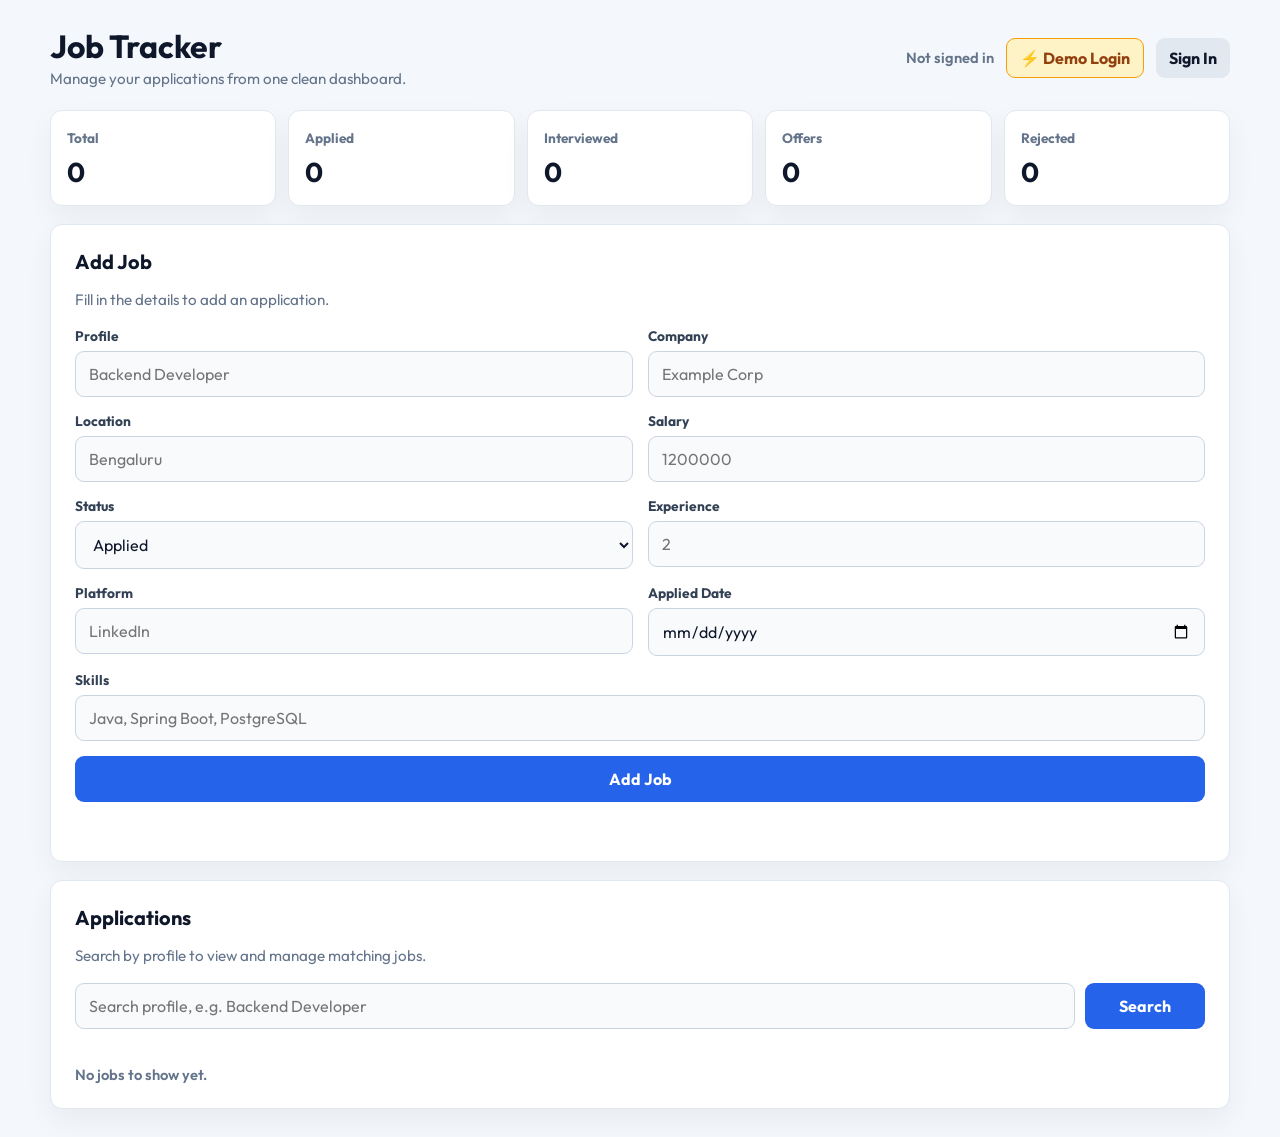
<file: job-track-frontend/index.html>
<!DOCTYPE html>
<html lang="en">
<head>
  <meta charset="UTF-8">
  <meta name="viewport" content="width=device-width, initial-scale=1.0">
  <title>Job Tracker Dashboard</title>
  <link rel="stylesheet" href="styles.css">
</head>
<body>
  <header class="topbar">
    <div>
      <h1>Job Tracker</h1>
      <p>Manage your applications from one clean dashboard.</p>
    </div>

    <div class="topbar-actions">
      <span id="loginStatus" class="login-status">Not signed in</span>
      <button type="button" id="topDemoBtn" class="demo-topbar-button">⚡ Demo Login</button>
      <button type="button" id="loginToggleBtn" class="secondary-button">Sign In</button>
      <button type="button" id="logoutBtn" class="secondary-button is-hidden">Logout</button>
    </div>
  </header>

  <main class="page-layout">
    <section id="authSection" class="panel auth-panel is-hidden">
      <div class="form-toggle">
        <button type="button" id="showSigninBtn" class="active">Sign In</button>
        <button type="button" id="showSignupBtn">Sign Up</button>
      </div>

      <section id="signinSection" class="form-section">
        <h2>Sign In</h2>
        <form id="signinForm" action="#" method="POST">
          <div class="form-group">
            <label for="signinEmail">Email Address</label>
            <input type="email" id="signinEmail" name="email" placeholder="Enter your email" autocomplete="email" required>
          </div>

          <div class="form-group">
            <label for="signinPassword">Password</label>
            <input type="password" id="signinPassword" name="password" placeholder="Enter your password" autocomplete="current-password" required>
          </div>

          <div class="form-group checkbox-group">
            <input type="checkbox" id="rememberMe" name="rememberMe">
            <label for="rememberMe">Remember me</label>
          </div>

          <button type="submit">Sign In</button>
          <div class="divider"><span>or</span></div>
          <button type="button" id="fillDemoBtn" class="demo-button">⚡ Fill Demo Credentials</button>
          <p id="signinMessage" class="form-message" aria-live="polite"></p>
        </form>
      </section>

      <section id="signupSection" class="form-section is-hidden">
        <h2>Create Account</h2>
        <form id="signupForm" action="#" method="POST">
          <div class="form-group">
            <label for="signupName">Full Name</label>
            <input type="text" id="signupName" name="name" placeholder="Enter your full name" autocomplete="name" required>
          </div>

          <div class="form-group">
            <label for="signupEmail">Email Address</label>
            <input type="email" id="signupEmail" name="email" placeholder="Enter your email" autocomplete="email" required>
          </div>

          <div class="form-group">
            <label for="signupPassword">Password</label>
            <input type="password" id="signupPassword" name="password" placeholder="Create a password" autocomplete="new-password" minlength="6" required>
          </div>

          <div class="form-group">
            <label for="confirmPassword">Confirm Password</label>
            <input type="password" id="confirmPassword" name="confirmPassword" placeholder="Confirm your password" autocomplete="new-password" minlength="6" required>
          </div>

          <button type="submit">Create Account</button>
          <p id="signupMessage" class="form-message" aria-live="polite"></p>
        </form>
      </section>
    </section>

    <section class="dashboard">
      <section class="stats-grid" aria-label="Application summary">
        <article class="stat-card">
          <span>Total</span>
          <strong id="totalCount">0</strong>
        </article>
        <article class="stat-card">
          <span>Applied</span>
          <strong id="appliedCount">0</strong>
        </article>
        <article class="stat-card">
          <span>Interviewed</span>
          <strong id="interviewedCount">0</strong>
        </article>
        <article class="stat-card">
          <span>Offers</span>
          <strong id="offerCount">0</strong>
        </article>
        <article class="stat-card">
          <span>Rejected</span>
          <strong id="rejectedCount">0</strong>
        </article>
      </section>

      <section class="panel">
        <div class="section-heading">
          <div>
            <h2>Add Job</h2>
            <p id="addJobHint">Sign in to add a job application.</p>
          </div>
        </div>

        <form id="jobForm" class="job-form">
          <div class="form-grid">
            <div class="form-group">
              <label for="profile">Profile</label>
              <input type="text" id="profile" placeholder="Backend Developer" required>
            </div>

            <div class="form-group">
              <label for="companyName">Company</label>
              <input type="text" id="companyName" placeholder="Example Corp" required>
            </div>

            <div class="form-group">
              <label for="location">Location</label>
              <input type="text" id="location" placeholder="Bengaluru">
            </div>

            <div class="form-group">
              <label for="salary">Salary</label>
              <input type="number" id="salary" min="0" placeholder="1200000" required>
            </div>

            <div class="form-group">
              <label for="status">Status</label>
              <select id="status" required>
                <option value="APPLIED">Applied</option>
                <option value="INTERVIEWED">Interviewed</option>
                <option value="OFFER">Offer</option>
                <option value="REJECTED">Rejected</option>
                <option value="NO_RESPONSE">No Response</option>
              </select>
            </div>

            <div class="form-group">
              <label for="experience">Experience</label>
              <input type="number" id="experience" min="0" placeholder="2">
            </div>

            <div class="form-group">
              <label for="platform">Platform</label>
              <input type="text" id="platform" placeholder="LinkedIn">
            </div>

            <div class="form-group">
              <label for="appliedDate">Applied Date</label>
              <input type="date" id="appliedDate">
            </div>
          </div>

          <div class="form-group">
            <label for="skillSet">Skills</label>
            <input type="text" id="skillSet" placeholder="Java, Spring Boot, PostgreSQL">
          </div>

          <button type="submit" id="addJobBtn">Add Job</button>
          <p id="jobMessage" class="form-message" aria-live="polite"></p>
        </form>
      </section>

      <section class="panel">
        <div class="section-heading">
          <div>
            <h2>Applications</h2>
            <p>Search by profile to view and manage matching jobs.</p>
          </div>
        </div>

        <form id="searchForm" class="search-row">
          <input type="search" id="searchProfile" placeholder="Search profile, e.g. Backend Developer" required>
          <button type="submit">Search</button>
        </form>

        <p id="searchMessage" class="form-message" aria-live="polite"></p>
        <div id="jobsList" class="jobs-list"></div>
      </section>
    </section>
  </main>
  <!-- AI Generated Question -->
  <div id="aiModal" class="ai-modal is-hidden" role="dialog" aria-modal="true">
    <div class="ai-modal-backdrop" id="aiModalBackdrop"></div>
        
    <div class="ai-modal-content">
      <!-- 1. Header with title and close button -->
      <div class="ai-modal-header">
        <h3 id="aiModalTitle">AI Interview Prep</h3>
        <button type="button" id="closeAiModalBtn" class="close-btn">&times;</button>
      </div>
      <!-- 2. Status & Error indicators -->
      <p id="aiLoadingMessage" class="ai-loading is-hidden">Generating questions with AI, please wait...</p>
      <p id="aiErrorMessage" class="form-message error is-hidden"></p>
      <!-- 3. The container where JavaScript inserts the questions -->
      <ol id="aiQuestionsList" class="ai-questions-list"></ol>
    </div>
  </div>
  <script type="module" src="js/main.js"></script>
</body>
</html>
</file>
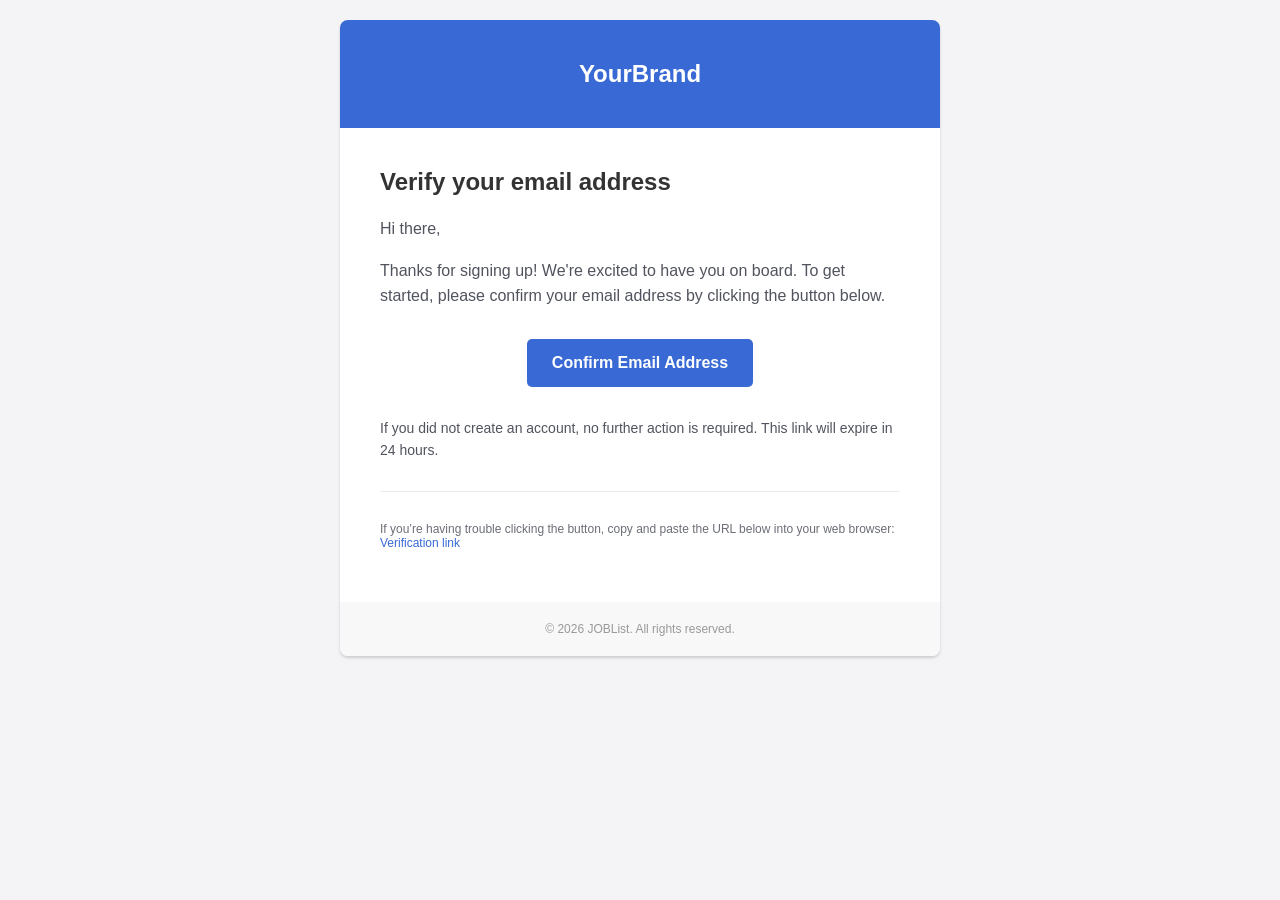
<file: Track-site/src/main/resources/templates/User-Verification-mail.html>
<!DOCTYPE html>
<html xmlns:th="http://www.thymeleaf.org">
<head>
    <meta charset="UTF-8">
    <meta name="viewport" content="width=device-width, initial-scale=1.0">
    <style>
        /* Responsive styles for mobile */
        @media screen and (max-width: 600px) {
            .content {
                width: 100% !important;
                border-radius: 0 !important;
            }
            .button {
                width: 100% !important;
                display: block !important;
            }
        }
    </style>
</head>
<body style="margin: 0; padding: 0; font-family: 'Helvetica Neue', Helvetica, Arial, sans-serif; background-color: #f4f4f7; color: #51545e;">
<table width="100%" cellpadding="0" cellspacing="0" border="0" style="background-color: #f4f4f7; padding: 20px;">
    <tr>
        <td align="center">
            <table class="content" width="600" cellpadding="0" cellspacing="0" border="0" style="background-color: #ffffff; border-radius: 8px; overflow: hidden; box-shadow: 0 2px 3px rgba(0,0,0,0.16);">

                <tr>
                    <td style="padding: 40px 0; text-align: center; background-color: #3869d4;">
                        <h1 style="color: #ffffff; margin: 0; font-size: 24px;">YourBrand</h1>
                    </td>
                </tr>

                <tr>
                    <td style="padding: 40px;">
                        <h2 style="color: #333333; margin-top: 0;">Verify your email address</h2>
                        <p style="font-size: 16px; line-height: 1.6; color: #51545e;">
                            Hi <span th:text="${name}">there</span>,
                        </p>
                        <p style="font-size: 16px; line-height: 1.6; color: #51545e;">
                            Thanks for signing up! We're excited to have you on board. To get started, please confirm your email address by clicking the button below.
                        </p>

                        <table width="100%" border="0" cellspacing="0" cellpadding="0" style="margin: 30px 0;">
                            <tr>
                                <td align="center">
                                    <a th:href="${verification_link}" class="button" style="background-color: #3869d4; border-radius: 5px; color: #ffffff; display: inline-block; font-size: 16px; font-weight: bold; padding: 15px 25px; text-decoration: none;">
                                        Confirm Email Address
                                    </a>
                                </td>
                            </tr>
                        </table>

                        <p style="font-size: 14px; line-height: 1.6; color: #51545e;">
                            If you did not create an account, no further action is required. This link will expire in 24 hours.
                        </p>

                        <hr style="border: none; border-top: 1px solid #eaeaeb; margin: 30px 0;">

                        <p style="font-size: 12px; color: #6b6e76;">
                            If you’re having trouble clicking the button, copy and paste the URL below into your web browser:
                            <br>
                            <a th:href="${verification_link}" th:text="${verification_link}" style="color: #3869d4; word-break: break-all;">Verification link</a>
                        </p>
                    </td>
                </tr>

                <tr>
                    <td style="padding: 20px 40px; background-color: #f8f8f8; text-align: center; font-size: 12px; color: #999999;">
                        <p style="margin: 0;">&copy; 2026 JOBList. All rights reserved.</p>
                    </td>
                </tr>
            </table>
        </td>
    </tr>
</table>
</body>
</html>
</file>
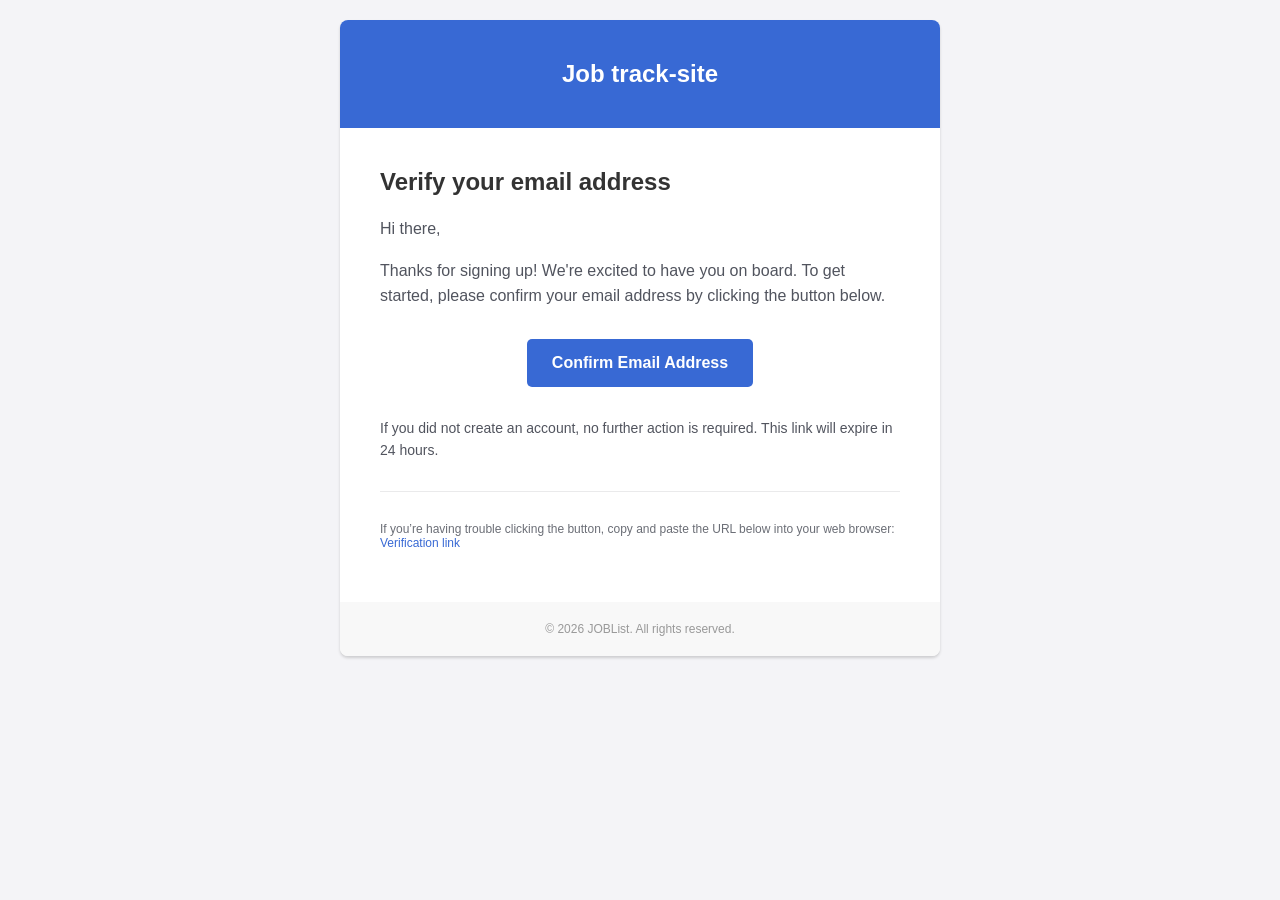
<file: track-site/src/main/resources/templates/User-Verification-mail.html>
<!DOCTYPE html>
<html xmlns:th="http://www.thymeleaf.org">
<head>
    <meta charset="UTF-8">
    <meta name="viewport" content="width=device-width, initial-scale=1.0">
    <style>
        /* Responsive styles for mobile */
        @media screen and (max-width: 600px) {
            .content {
                width: 100% !important;
                border-radius: 0 !important;
            }
            .button {
                width: 100% !important;
                display: block !important;
            }
        }
    </style>
</head>
<body style="margin: 0; padding: 0; font-family: 'Helvetica Neue', Helvetica, Arial, sans-serif; background-color: #f4f4f7; color: #51545e;">
<table width="100%" cellpadding="0" cellspacing="0" border="0" style="background-color: #f4f4f7; padding: 20px;">
    <tr>
        <td align="center">
            <table class="content" width="600" cellpadding="0" cellspacing="0" border="0" style="background-color: #ffffff; border-radius: 8px; overflow: hidden; box-shadow: 0 2px 3px rgba(0,0,0,0.16);">

                <tr>
                    <td style="padding: 40px 0; text-align: center; background-color: #3869d4;">
                        <h1 style="color: #ffffff; margin: 0; font-size: 24px;">Job track-site</h1>
                    </td>
                </tr>

                <tr>
                    <td style="padding: 40px;">
                        <h2 style="color: #333333; margin-top: 0;">Verify your email address</h2>
                        <p style="font-size: 16px; line-height: 1.6; color: #51545e;">
                            Hi <span th:text="${name}">there</span>,
                        </p>
                        <p style="font-size: 16px; line-height: 1.6; color: #51545e;">
                            Thanks for signing up! We're excited to have you on board. To get started, please confirm your email address by clicking the button below.
                        </p>

                        <table width="100%" border="0" cellspacing="0" cellpadding="0" style="margin: 30px 0;">
                            <tr>
                                <td align="center">
                                    <a th:href="${verification_link}" class="button" style="background-color: #3869d4; border-radius: 5px; color: #ffffff; display: inline-block; font-size: 16px; font-weight: bold; padding: 15px 25px; text-decoration: none;">
                                        Confirm Email Address
                                    </a>
                                </td>
                            </tr>
                        </table>

                        <p style="font-size: 14px; line-height: 1.6; color: #51545e;">
                            If you did not create an account, no further action is required. This link will expire in 24 hours.
                        </p>

                        <hr style="border: none; border-top: 1px solid #eaeaeb; margin: 30px 0;">

                        <p style="font-size: 12px; color: #6b6e76;">
                            If you’re having trouble clicking the button, copy and paste the URL below into your web browser:
                            <br>
                            <a th:href="${verification_link}" th:text="${verification_link}" style="color: #3869d4; word-break: break-all;">Verification link</a>
                        </p>
                    </td>
                </tr>

                <tr>
                    <td style="padding: 20px 40px; background-color: #f8f8f8; text-align: center; font-size: 12px; color: #999999;">
                        <p style="margin: 0;">&copy; 2026 JOBList. All rights reserved.</p>
                    </td>
                </tr>
            </table>
        </td>
    </tr>
</table>
</body>
</html>
</file>
<file: job-track-frontend/styles.css>
@import url('https://fonts.googleapis.com/css2?family=Outfit:wght@300;400;500;600;700&display=swap');

* {
  box-sizing: border-box;
  margin: 0;
  padding: 0;
  font-family: 'Outfit', -apple-system, BlinkMacSystemFont, 'Segoe UI', Roboto, sans-serif;
}

body {
  min-height: 100vh;
  padding: 28px;
  background: #f4f7fb;
  color: #0f172a;
}

button,
input,
select {
  font: inherit;
}

button {
  cursor: pointer;
}

.is-hidden {
  display: none !important;
}

.topbar {
  width: min(1180px, 100%);
  margin: 0 auto 22px;
  display: flex;
  justify-content: space-between;
  align-items: center;
  gap: 18px;
}

.topbar h1 {
  font-size: 2rem;
  line-height: 1.15;
}

.topbar p,
.section-heading p {
  margin-top: 4px;
  color: #64748b;
  font-size: 0.95rem;
}

.topbar-actions {
  display: flex;
  align-items: center;
  gap: 12px;
}

.login-status {
  color: #64748b;
  font-size: 0.92rem;
  font-weight: 600;
}

.page-layout {
  width: min(1180px, 100%);
  margin: 0 auto;
  display: grid;
  grid-template-columns: 1fr;
  gap: 22px;
  align-items: start;
}

/* When auth panel is visible, switch to 2-column layout (Auth Sidebar + Dashboard) */
.page-layout:has(#authSection:not(.is-hidden)),
.page-layout.auth-visible {
  grid-template-columns: 360px 1fr;
}

.dashboard {
  display: flex;
  flex-direction: column;
  gap: 18px;
}

.panel,
.stat-card,
.job-card {
  background: #ffffff;
  border: 1px solid #e2e8f0;
  border-radius: 12px;
  box-shadow: 0 12px 28px rgba(15, 23, 42, 0.05);
}

.panel {
  padding: 24px;
}

.auth-panel {
  position: sticky;
  top: 28px;
}

.form-toggle {
  display: flex;
  gap: 6px;
  margin-bottom: 22px;
  padding: 5px;
  background: #f1f5f9;
  border: 1px solid #e2e8f0;
  border-radius: 12px;
}

.form-toggle button {
  flex: 1;
  padding: 10px;
  border: 0;
  border-radius: 8px;
  background: transparent;
  color: #64748b;
  font-weight: 700;
}

.form-toggle button.active {
  background: #ffffff;
  color: #2563eb;
  font-weight: bold;
  box-shadow: 0 2px 8px rgba(15, 23, 42, 0.08);
}

.form-section h2,
.section-heading h2 {
  font-size: 1.25rem;
  margin-bottom: 16px;
}

.form-section form,
.job-form {
  display: flex;
  flex-direction: column;
  gap: 15px;
}

.form-grid {
  display: grid;
  grid-template-columns: repeat(2, minmax(0, 1fr));
  gap: 15px;
}

.form-group {
  display: flex;
  flex-direction: column;
  gap: 6px;
}

.form-group label {
  color: #334155;
  font-size: 0.86rem;
  font-weight: 700;
}

.form-group input,
.form-group select,
.search-row input {
  width: 100%;
  padding: 12px 13px;
  border: 1px solid #cbd5e1;
  border-radius: 9px;
  outline: none;
  background: #f8fafc;
  color: #0f172a;
}

.form-group input:focus,
.form-group select:focus,
.search-row input:focus {
  border-color: #2563eb;
  background: #ffffff;
  box-shadow: 0 0 0 3px rgba(37, 99, 235, 0.14);
}

.checkbox-group {
  flex-direction: row;
  align-items: center;
  gap: 8px;
}

.checkbox-group input {
  width: 17px;
  height: 17px;
  accent-color: #2563eb;
}

.checkbox-group label {
  color: #64748b;
  font-weight: 600;
}

button[type="submit"],
.secondary-button {
  border: 0;
  border-radius: 9px;
  font-weight: 700;
  transition: background 0.2s ease, transform 0.1s ease;
}

button[type="submit"] {
  padding: 13px;
  background: #2563eb;
  color: #ffffff;
}

button[type="submit"]:hover {
  background: #1d4ed8;
}

button[type="submit"]:disabled {
  cursor: not-allowed;
  opacity: 0.65;
}

.secondary-button {
  padding: 10px 13px;
  background: #e2e8f0;
  color: #0f172a;
}

.stats-grid {
  display: grid;
  grid-template-columns: repeat(5, minmax(0, 1fr));
  gap: 12px;
}

.stat-card {
  padding: 16px;
}

.stat-card span {
  color: #64748b;
  font-size: 0.85rem;
  font-weight: 700;
}

.stat-card strong {
  display: block;
  margin-top: 8px;
  font-size: 1.7rem;
}

.section-heading {
  display: flex;
  justify-content: space-between;
  align-items: start;
  gap: 12px;
  margin-bottom: 18px;
}

.search-row {
  display: grid;
  grid-template-columns: 1fr 120px;
  gap: 10px;
}

.jobs-list {
  display: flex;
  flex-direction: column;
  gap: 12px;
  margin-top: 16px;
  max-height: 680px;
  overflow-y: auto;
  padding-right: 6px;
}

.job-card {
  padding: 16px;
  display: grid;
  grid-template-columns: 1fr auto;
  gap: 14px;
}

.job-card h3 {
  font-size: 1rem;
  margin-bottom: 6px;
}

.job-meta {
  display: flex;
  flex-wrap: wrap;
  gap: 8px;
  color: #64748b;
  font-size: 0.9rem;
}

.job-actions {
  display: flex;
  align-items: center;
  gap: 8px;
}

.job-actions select {
  min-width: 145px;
  padding: 9px;
  border: 1px solid #cbd5e1;
  border-radius: 8px;
  background: #ffffff;
}

.delete-button {
  padding: 9px 11px;
  border: 0;
  border-radius: 8px;
  background: #fee2e2;
  color: #b91c1c;
  font-weight: 700;
}

.form-message {
  min-height: 20px;
  font-size: 0.9rem;
  font-weight: 600;
  line-height: 1.4;
}

.form-message.success {
  color: #15803d;
}

.form-message.error {
  color: #dc2626;
}

@media (max-width: 900px) {
  .page-layout {
    grid-template-columns: 1fr;
  }

  .auth-panel {
    position: static;
  }

  .stats-grid {
    grid-template-columns: repeat(2, minmax(0, 1fr));
  }
}

@media (max-width: 600px) {
  body {
    padding: 18px;
  }

  .topbar {
    align-items: flex-start;
    flex-direction: column;
  }

  .form-grid,
  .search-row,
  .job-card {
    grid-template-columns: 1fr;
  }

  .job-actions {
    align-items: stretch;
    flex-direction: column;
  }

  .job-actions select,
  .delete-button {
    width: 100%;
  }
}

/*AI MODAL*/
.ai-modal {
  position: fixed;
  inset: 0;
  z-index: 1000;
  display: flex;
  align-items: center;
  justify-content: center;
  padding: 16px;
}

.ai-modal-backdrop {
  position: fixed;
  inset: 0;
  background: rgba(15, 23, 42, 0.6);
  -webkit-backdrop-filter: blur(2px); /* Safari support */
  backdrop-filter: blur(2px);
}

.ai-modal-content {
  position: relative;
  z-index: 1001;
  background: #ffffff;
  border-radius: 12px;
  width: min(650px, 100%);
  max-height: 100vh;
  display: flex;
  flex-direction: column;
  padding: 24px;
  box-shadow: 0 20px 25px -5px rgba(0, 0, 0, 0.2);
}

.ai-modal-header {
  display: flex;
  justify-content: space-between;
  align-items: center;
  border-bottom: 1px solid #e2e8f0;
  padding-bottom: 12px;
  margin-bottom: 16px;
}

.ai-modal-header h3 {
  font-size: 1.15rem;
  color: #0f172a;
}

.close-btn {
  background: transparent;
  border: 0;
  font-size: 1.5rem;
  line-height: 1;
  color: #64748b;
  cursor: pointer;
  padding: 4px 8px;
  border-radius: 6px;
}

.close-btn:hover {
  background: #f1f5f9;
  color: #ee0a0a;
}

.ai-loading {
  color: #1314147c;
  font-weight: 600;
  padding: 12px 0;
}

/* Scrollable container for the 10 questions */
.ai-questions-list {
  overflow-y: auto;
  padding-left: 25px;
  margin: 0;
  display: flex;
  flex-direction: column;
  gap: 12px;
}

.ai-questions-list li {
  color: #334155;
  line-height: 1.5;
  font-size: 0.95rem;
}
.ai-prep-button {
  padding: 9px 12px;
  border: 0;
  border-radius: 8px;
  background: #8b5cf6;
  color: #ffffff;
  font-weight: 700;
  cursor: pointer;
  transition: 0.2s ease;
}

.ai-prep-button:hover {
  background: #7c3aed;
}

.ai-prep-button:disabled {
  opacity: 0.6;
  cursor: not-allowed;
}

/* Demo Account UI */
.demo-topbar-button {
  padding: 9px 13px;
  border: 1.5px solid #f59e0b;
  border-radius: 9px;
  background: #fef3c7;
  color: #92400e;
  font-weight: 700;
  cursor: pointer;
  transition: all 0.2s ease;
}

.demo-topbar-button:hover {
  background: #fde68a;
  transform: translateY(-1px);
}

.divider {
  display: flex;
  align-items: center;
  text-align: center;
  margin: 12px 0;
  color: #94a3b8;
  font-size: 0.85rem;
}

.divider::before,
.divider::after {
  content: '';
  flex: 1;
  border-bottom: 1px solid #e2e8f0;
}

.divider span {
  padding: 0 10px;
}

.demo-button {
  width: 100%;
  padding: 11px;
  border: 1.5px dashed #f59e0b;
  border-radius: 9px;
  background: #fffbeb;
  color: #b45309;
  font-weight: 700;
  cursor: pointer;
  transition: all 0.2s ease;
}

.demo-button:hover {
  background: #fef3c7;
  border-color: #d97706;
}
</file>
